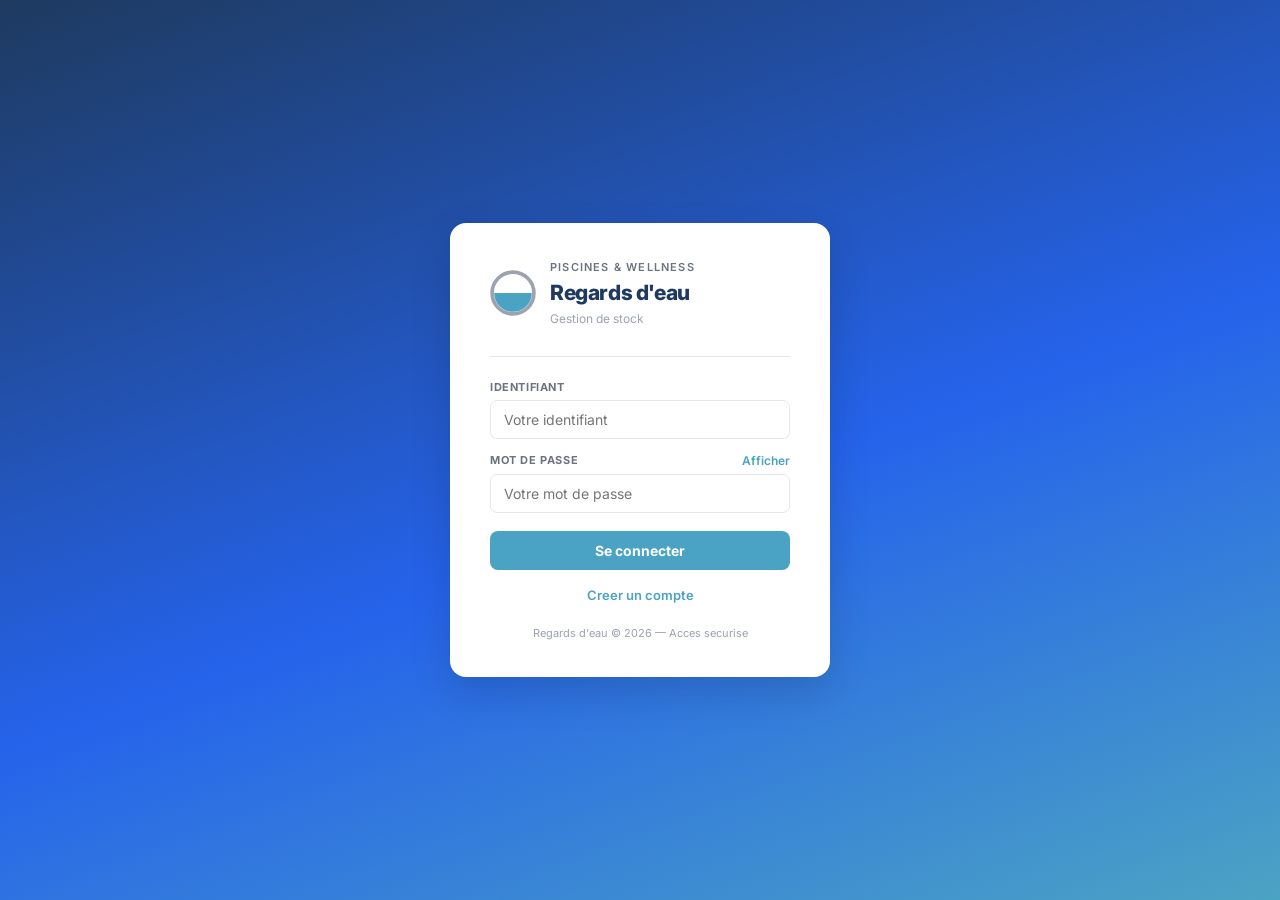
<file: stock rdo/index.html>
<!DOCTYPE html>
<html lang="fr">
<head>
<meta charset="UTF-8">
<meta name="viewport" content="width=device-width, initial-scale=1.0, maximum-scale=1.0">
<title>Regards d'eau — Gestion de stock</title>
<link rel="stylesheet" href="css/app.css">
</head>
<body>

<!-- ══════════════════════════════════════════════════════════
     LOGIN
     ══════════════════════════════════════════════════════════ -->
<div id="login-screen" style="display:none;position:fixed;inset:0;z-index:9999;align-items:center;justify-content:center;background:linear-gradient(160deg,#1E3A5F 0%,#2563EB 55%,#4BA3C3 100%)">
  <div style="background:#fff;border-radius:16px;box-shadow:0 16px 40px rgba(0,0,0,.14);padding:36px 40px;width:380px;max-width:95vw">

    <!-- Logo -->
    <div style="display:flex;align-items:center;gap:14px;margin-bottom:28px">
      <svg viewBox="0 0 44 44" xmlns="http://www.w3.org/2000/svg" style="width:46px;height:46px;flex-shrink:0">
        <circle cx="22" cy="22" r="20" fill="none" stroke="#9CA3AF" stroke-width="3.5"/>
        <clipPath id="lc"><rect x="2" y="22" width="40" height="20"/></clipPath>
        <circle cx="22" cy="22" r="18" fill="#4BA3C3" clip-path="url(#lc)"/>
      </svg>
      <div>
        <div style="font-size:11px;color:#6B7280;text-transform:uppercase;letter-spacing:1.2px;font-weight:600;margin-bottom:2px">Piscines &amp; Wellness</div>
        <div style="font-size:21px;font-weight:800;color:#1E3A5F;letter-spacing:-.4px">Regards d'eau</div>
        <div style="font-size:12px;color:#9CA3AF;margin-top:1px">Gestion de stock</div>
      </div>
    </div>

    <div style="height:1px;background:#E5E7EB;margin-bottom:22px"></div>

    <!-- Erreur -->
    <div id="login-error" style="display:none;background:#FEF2F2;color:#DC2626;border-left:3px solid #DC2626;padding:9px 12px;border-radius:6px;font-size:13px;margin-bottom:14px"></div>

    <!-- Champs -->
    <div style="margin-bottom:13px">
      <label style="display:block;font-size:11px;font-weight:700;color:#6B7280;text-transform:uppercase;letter-spacing:.6px;margin-bottom:5px">Identifiant</label>
      <input type="text" id="login-user" placeholder="Votre identifiant" autocomplete="username"
        style="width:100%;padding:10px 13px;border:1.5px solid #E5E7EB;border-radius:7px;font-size:14px;font-family:inherit;outline:none"
        onkeydown="if(event.key==='Enter')document.getElementById('login-pass').focus()">
    </div>
    <div style="margin-bottom:18px">
      <div style="display:flex;justify-content:space-between;align-items:center;margin-bottom:5px">
        <label style="font-size:11px;font-weight:700;color:#6B7280;text-transform:uppercase;letter-spacing:.6px">Mot de passe</label>
        <button type="button" onclick="togglePwd()" style="background:none;border:none;color:#4BA3C3;font-size:12px;font-weight:600;cursor:pointer;font-family:inherit;padding:0">
          Afficher
        </button>
      </div>
      <input type="password" id="login-pass" placeholder="Votre mot de passe" autocomplete="current-password"
        style="width:100%;padding:10px 13px;border:1.5px solid #E5E7EB;border-radius:7px;font-size:14px;font-family:inherit;outline:none"
        onkeydown="if(event.key==='Enter')doLogin()">
    </div>

    <!-- Bouton connexion -->
    <button onclick="doLogin()" style="width:100%;padding:11px;background:#4BA3C3;color:#fff;border:none;border-radius:8px;font-size:14px;font-weight:700;font-family:inherit;cursor:pointer;margin-bottom:14px">
      Se connecter
    </button>

    <!-- Créer un compte -->
    <div style="text-align:center;margin-bottom:8px">
      <button onclick="toggleRegister()" style="background:none;border:none;color:#4BA3C3;font-size:13px;font-weight:600;cursor:pointer;font-family:inherit">
        Creer un compte
      </button>
    </div>

    <!-- Formulaire création de compte -->
    <div id="register-form" style="display:none;border-top:1px solid #E5E7EB;padding-top:16px;margin-top:4px">
      <div style="font-size:13px;font-weight:700;margin-bottom:12px;color:#1E3A5F">Nouveau compte</div>
      <div style="margin-bottom:10px">
        <label style="display:block;font-size:11px;font-weight:700;color:#6B7280;text-transform:uppercase;letter-spacing:.5px;margin-bottom:4px">Nom complet</label>
        <input type="text" id="reg-full" placeholder="Prenom Nom" style="width:100%;padding:9px;border:1.5px solid #E5E7EB;border-radius:7px;font-size:13px;font-family:inherit;outline:none">
      </div>
      <div style="margin-bottom:10px">
        <label style="display:block;font-size:11px;font-weight:700;color:#6B7280;text-transform:uppercase;letter-spacing:.5px;margin-bottom:4px">Identifiant</label>
        <input type="text" id="reg-user" placeholder="Ex: thomas" style="width:100%;padding:9px;border:1.5px solid #E5E7EB;border-radius:7px;font-size:13px;font-family:inherit;outline:none">
      </div>
      <div style="margin-bottom:10px">
        <label style="display:block;font-size:11px;font-weight:700;color:#6B7280;text-transform:uppercase;letter-spacing:.5px;margin-bottom:4px">Mot de passe</label>
        <input type="password" id="reg-pass" placeholder="Min. 6 caracteres" style="width:100%;padding:9px;border:1.5px solid #E5E7EB;border-radius:7px;font-size:13px;font-family:inherit;outline:none">
      </div>
      <div style="margin-bottom:14px">
        <label style="display:block;font-size:11px;font-weight:700;color:#6B7280;text-transform:uppercase;letter-spacing:.5px;margin-bottom:4px">Role</label>
        <select id="reg-role" style="width:100%;padding:9px;border:1.5px solid #E5E7EB;border-radius:7px;font-size:13px;font-family:inherit;background:#fff;outline:none">
          <option value="admin">Administrateur</option>
          <option value="magasinier">Magasinier</option>
          <option value="technicien">Technicien</option>
        </select>
      </div>
      <button onclick="doRegister()" style="width:100%;padding:10px;background:#1E3A5F;color:#fff;border:none;border-radius:8px;font-size:13px;font-weight:700;font-family:inherit;cursor:pointer;margin-bottom:6px">
        Creer le compte
      </button>
      <div id="reg-error" style="color:#DC2626;font-size:12px;display:none;margin-top:6px"></div>
      <button onclick="toggleRegister()" style="background:none;border:none;color:#6B7280;font-size:12px;cursor:pointer;font-family:inherit;width:100%;margin-top:4px">
        Retour
      </button>
    </div>

    <div style="text-align:center;font-size:11px;color:#9CA3AF;margin-top:20px">Regards d'eau &copy; 2026 — Acces securise</div>
  </div>
</div>

<!-- ══════════════════════════════════════════════════════════
     APPLICATION
     ══════════════════════════════════════════════════════════ -->
<div id="app" style="display:none">

  <div class="sb-overlay" onclick="closeSb()"></div>

  <!-- SIDEBAR -->
  <aside id="sidebar">
    <div class="sb-logo">
      <svg viewBox="0 0 44 44" xmlns="http://www.w3.org/2000/svg">
        <circle cx="22" cy="22" r="20" fill="none" stroke="rgba(255,255,255,.3)" stroke-width="3.5"/>
        <clipPath id="sc"><rect x="2" y="22" width="40" height="20"/></clipPath>
        <circle cx="22" cy="22" r="18" fill="#4BA3C3" clip-path="url(#sc)"/>
      </svg>
      <div><div class="sb-logo-text">Regards d'eau</div><div class="sb-logo-sub">Gestion de stock</div></div>
    </div>
    <div class="sb-user" id="sb-user"></div>
    <nav id="sb-nav">
      <div class="nav-sec">Principal</div>
      <div class="ni active" id="nav-dash" onclick="showPage('dash')">
        <svg viewBox="0 0 24 24"><rect x="3" y="3" width="7" height="7" rx="1"/><rect x="14" y="3" width="7" height="7" rx="1"/><rect x="3" y="14" width="7" height="7" rx="1"/><rect x="14" y="14" width="7" height="7" rx="1"/></svg>
        <span>Tableau de bord</span>
      </div>
      <div class="ni" id="nav-prod" onclick="showPage('prod')">
        <svg viewBox="0 0 24 24"><path d="M21 16V8a2 2 0 00-1-1.73l-7-4a2 2 0 00-2 0l-7 4A2 2 0 003 8v8a2 2 0 001 1.73l7 4a2 2 0 002 0l7-4A2 2 0 0021 16z"/><polyline points="3.27 6.96 12 12.01 20.73 6.96"/><line x1="12" y1="22.08" x2="12" y2="12"/></svg>
        <span>Produits</span>
      </div>
      <div class="ni" id="nav-mvt" onclick="showPage('mvt')">
        <svg viewBox="0 0 24 24"><polyline points="17 1 21 5 17 9"/><path d="M3 11V9a4 4 0 014-4h14"/><polyline points="7 23 3 19 7 15"/><path d="M21 13v2a4 4 0 01-4 4H3"/></svg>
        <span>Mouvements</span>
      </div>
      <div class="nav-sec">Gestion</div>
      <div class="ni" id="nav-cats" onclick="showPage('cats')">
        <svg viewBox="0 0 24 24"><path d="M22 19a2 2 0 01-2 2H4a2 2 0 01-2-2V5a2 2 0 012-2h5l2 3h9a2 2 0 012 2z"/></svg>
        <span>Categories</span>
      </div>
      <div class="ni" id="nav-sups" onclick="showPage('sups')">
        <svg viewBox="0 0 24 24"><path d="M17 21v-2a4 4 0 00-4-4H5a4 4 0 00-4 4v2"/><circle cx="9" cy="7" r="4"/><path d="M23 21v-2a4 4 0 00-3-3.87"/><path d="M16 3.13a4 4 0 010 7.75"/></svg>
        <span>Fournisseurs</span>
      </div>
      <div class="nav-sec">Analyse</div>
      <div class="ni" id="nav-alr" onclick="showPage('alr')">
        <svg viewBox="0 0 24 24"><path d="M18 8A6 6 0 006 8c0 7-3 9-3 9h18s-3-2-3-9"/><path d="M13.73 21a2 2 0 01-3.46 0"/></svg>
        <span>Alertes</span>
        <span class="ni-badge" id="alrcnt" style="display:none">0</span>
      </div>
      <div class="ni" id="nav-stats" onclick="showPage('stats')">
        <svg viewBox="0 0 24 24"><line x1="18" y1="20" x2="18" y2="10"/><line x1="12" y1="20" x2="12" y2="4"/><line x1="6" y1="20" x2="6" y2="14"/></svg>
        <span>Statistiques</span>
      </div>
      <div class="ni" id="nav-hist" onclick="showPage('hist')">
        <svg viewBox="0 0 24 24"><circle cx="12" cy="12" r="10"/><polyline points="12 6 12 12 16 14"/></svg>
        <span>Historique</span>
      </div>
      <div class="nav-sec">Configuration</div>
      <div class="ni" id="nav-users" onclick="showPage('users')">
        <svg viewBox="0 0 24 24"><path d="M17 21v-2a4 4 0 00-4-4H5a4 4 0 00-4 4v2"/><circle cx="9" cy="7" r="4"/><line x1="19" y1="8" x2="19" y2="14"/><line x1="22" y1="11" x2="16" y2="11"/></svg>
        <span>Utilisateurs</span>
      </div>
      <div class="ni" id="nav-bak" onclick="showPage('bak')">
        <svg viewBox="0 0 24 24"><path d="M19 21H5a2 2 0 01-2-2V5a2 2 0 012-2h11l5 5v11a2 2 0 01-2 2z"/><polyline points="17 21 17 13 7 13 7 21"/><polyline points="7 3 7 8 15 8"/></svg>
        <span>Sauvegardes</span>
      </div>
    </nav>
    <div class="sb-bottom">
      <div class="ni logout" onclick="doLogout()">
        <svg viewBox="0 0 24 24"><path d="M9 21H5a2 2 0 01-2-2V5a2 2 0 012-2h4"/><polyline points="16 17 21 12 16 7"/><line x1="21" y1="12" x2="9" y2="12"/></svg>
        <span>Deconnexion</span>
      </div>
    </div>
  </aside>

  <!-- MAIN -->
  <div id="main">
    <header id="topbar">
      <button class="tb-btn" id="menu-btn" onclick="toggleSb()" style="display:none">
        <svg viewBox="0 0 24 24"><line x1="3" y1="6" x2="21" y2="6"/><line x1="3" y1="12" x2="21" y2="12"/><line x1="3" y1="18" x2="21" y2="18"/></svg>
      </button>
      <div id="ptitle">Tableau de bord</div>
      <div class="tb-search">
        <svg viewBox="0 0 24 24"><circle cx="11" cy="11" r="8"/><line x1="21" y1="21" x2="16.65" y2="16.65"/></svg>
        <input placeholder="Rechercher un produit..." id="gsearch" oninput="globalSearch(this.value)">
      </div>
      <div id="topbar-actions"></div>
      <span id="savest"></span>
      <button class="tb-btn" onclick="toggleDark()" title="Mode sombre">
        <svg viewBox="0 0 24 24"><path d="M21 12.79A9 9 0 1111.21 3 7 7 0 0021 12.79z"/></svg>
      </button>
    </header>

    <div id="content">

      <!-- ── DASHBOARD ── -->
      <div class="pg active" id="pg-dash">
        <div style="display:flex;justify-content:space-between;align-items:flex-start;margin-bottom:18px;flex-wrap:wrap;gap:10px">
          <div>
            <div style="font-size:20px;font-weight:800;letter-spacing:-.4px">Tableau de bord</div>
            <div style="font-size:13px;color:var(--mut);margin-top:3px" id="ddate"></div>
          </div>
        </div>
        <div id="bbanner"></div>
        <div class="metrics" id="metrics"></div>
        <div style="display:grid;grid-template-columns:1fr 1fr;gap:16px;margin-bottom:16px">
          <div class="card">
            <div class="card-hd"><div class="card-title"><svg viewBox="0 0 24 24"><path d="M18 8A6 6 0 006 8c0 7-3 9-3 9h18s-3-2-3-9"/></svg>A reapprovisionner</div></div>
            <div id="drestock"></div>
          </div>
          <div class="card">
            <div class="card-hd"><div class="card-title"><svg viewBox="0 0 24 24"><polyline points="17 1 21 5 17 9"/><path d="M3 11V9a4 4 0 014-4h14"/><polyline points="7 23 3 19 7 15"/><path d="M21 13v2a4 4 0 01-4 4H3"/></svg>Derniers mouvements</div></div>
            <div id="dmvt"></div>
          </div>
        </div>
        <div class="card">
          <div class="card-hd"><div class="card-title"><svg viewBox="0 0 24 24"><line x1="18" y1="20" x2="18" y2="10"/><line x1="12" y1="20" x2="12" y2="4"/><line x1="6" y1="20" x2="6" y2="14"/></svg>Stock par categorie</div></div>
          <div class="card-body" id="dash-cats"></div>
        </div>
      </div>

      <!-- ── PRODUITS ── -->
      <div class="pg" id="pg-prod">
        <div class="filters">
          <div class="search-f">
            <svg viewBox="0 0 24 24"><circle cx="11" cy="11" r="8"/><line x1="21" y1="21" x2="16.65" y2="16.65"/></svg>
            <input placeholder="Nom, SKU, fournisseur..." id="prod-srch" oninput="renderProd()">
          </div>
          <select id="prod-cat" onchange="renderProd()"><option value="">Toutes categories</option></select>
          <select id="prod-sup" onchange="renderProd()"><option value="">Tous fournisseurs</option></select>
          <select id="prod-status" onchange="renderProd()">
            <option value="">Tous statuts</option>
            <option value="ok">OK</option>
            <option value="low">Stock bas</option>
            <option value="out">Rupture</option>
          </select>
        </div>
        <div class="card">
          <div class="tw">
            <table>
              <thead><tr><th>SKU</th><th>Produit</th><th>Categorie</th><th>Fournisseur(s)</th><th>Stock</th><th>Seuil</th><th>Statut</th><th></th></tr></thead>
              <tbody id="prod-tbody"></tbody>
            </table>
          </div>
        </div>
      </div>

      <!-- ── MOUVEMENTS ── -->
      <div class="pg" id="pg-mvt">
        <div class="mvt-form">
          <div style="font-size:14px;font-weight:700;margin-bottom:14px">Enregistrer un mouvement</div>
          <div class="mvt-tabs">
            <button class="mvt-tab on" id="mvt-in"  onclick="setMvtType('in')">Entree</button>
            <button class="mvt-tab out" id="mvt-out" onclick="setMvtType('out')">Sortie</button>
            <button class="mvt-tab adj" id="mvt-adj" onclick="setMvtType('adj')">Ajustement</button>
          </div>
          <div class="fg3">
            <div class="fgr"><label>Produit *</label><select id="mvt-prod"><option value="">-- Choisir --</option></select></div>
            <div class="fgr"><label>Quantite *</label><input type="number" id="mvt-qty" min="0.01" step="0.01" placeholder="Ex: 5"></div>
            <div class="fgr"><label>Reference</label><input type="text" id="mvt-ref" placeholder="Ex: BL-2025-001"></div>
          </div>
          <div id="mvt-dest-field" style="display:none">
            <div class="fgr"><label>Destination (chantier / client)</label><input type="text" id="mvt-dest" placeholder="Ex: Chantier Dupont — Tournai"></div>
          </div>
          <div class="fgr"><label>Note</label><input type="text" id="mvt-note" placeholder="Observations..."></div>
          <button class="btn bp" onclick="saveMvt()">Enregistrer le mouvement</button>
        </div>
        <div class="card">
          <div class="card-hd"><div class="card-title">Historique recent (50 derniers)</div></div>
          <div class="tw">
            <table>
              <thead><tr><th>Date</th><th>Produit</th><th>Type</th><th>Qte</th><th>Stock apres</th><th>Destination</th><th>Reference</th><th>Note</th><th>Operateur</th></tr></thead>
              <tbody id="mvt-tbody"></tbody>
            </table>
          </div>
        </div>
      </div>

      <!-- ── CATEGORIES ── -->
      <div class="pg" id="pg-cats">
        <div id="cats-grid" style="display:grid;grid-template-columns:repeat(auto-fill,minmax(280px,1fr));gap:13px"></div>
      </div>

      <!-- ── FOURNISSEURS ── -->
      <div class="pg" id="pg-sups">
        <div class="sup-grid" id="sups-grid"></div>
        <div class="card">
          <div class="card-hd"><div class="card-title">Liste complete</div></div>
          <div class="tw">
            <table>
              <thead><tr><th>Nom</th><th>Contact</th><th>Telephone</th><th>Email</th><th>Notes</th><th></th></tr></thead>
              <tbody id="sups-tbody"></tbody>
            </table>
          </div>
        </div>
      </div>

      <!-- ── ALERTES ── -->
      <div class="pg" id="pg-alr">
        <div style="display:grid;grid-template-columns:1fr 1fr;gap:14px;margin-bottom:16px">
          <div class="card" style="padding:16px;text-align:center" id="alr-out-count"></div>
          <div class="card" style="padding:16px;text-align:center" id="alr-low-count"></div>
        </div>
        <div id="alr-list"></div>
      </div>

      <!-- ── STATISTIQUES ── -->
      <div class="pg" id="pg-stats">
        <div style="display:flex;gap:10px;align-items:center;flex-wrap:wrap;margin-bottom:16px">
          <select id="stats-period" onchange="renderStats()" style="padding:7px 11px;border:1px solid var(--bor);border-radius:var(--r);font-size:13px;background:var(--sur);color:var(--txt);font-family:inherit;outline:none">
            <option value="7d">7 derniers jours</option>
            <option value="30d" selected>30 derniers jours</option>
            <option value="90d">3 derniers mois</option>
            <option value="all">Depuis le debut</option>
          </select>
          <span id="stats-period-label" style="font-size:12px;color:var(--mut)"></span>
        </div>
        <div class="metrics" id="stats-kpis"></div>
        <div class="card" style="margin-top:16px">
          <div class="card-hd"><div class="card-title">Detail par categorie</div></div>
          <div class="tw">
            <table>
              <thead><tr><th>Categorie</th><th>Produits</th><th>Unites en stock</th><th>Sorties (periode)</th></tr></thead>
              <tbody id="stats-cat-table"></tbody>
            </table>
          </div>
        </div>
      </div>

      <!-- ── HISTORIQUE ── -->
      <div class="pg" id="pg-hist">
        <div class="filters">
          <div class="search-f">
            <svg viewBox="0 0 24 24"><circle cx="11" cy="11" r="8"/><line x1="21" y1="21" x2="16.65" y2="16.65"/></svg>
            <input placeholder="Produit, reference, destination..." id="hist-srch" oninput="renderHist()">
          </div>
          <select id="hist-type" onchange="renderHist()" style="padding:7px 11px;border:1px solid var(--bor);border-radius:var(--r);font-size:13px;background:var(--sur);color:var(--txt);font-family:inherit">
            <option value="">Tous types</option><option value="in">Entrees</option><option value="out">Sorties</option><option value="adj">Ajustements</option>
          </select>
          <input type="date" id="hist-from" onchange="renderHist()" style="padding:7px;border:1px solid var(--bor);border-radius:var(--r);font-size:13px;background:var(--sur);color:var(--txt)">
          <input type="date" id="hist-to"   onchange="renderHist()" style="padding:7px;border:1px solid var(--bor);border-radius:var(--r);font-size:13px;background:var(--sur);color:var(--txt)">
        </div>
        <div class="card">
          <div class="tw">
            <table>
              <thead><tr><th>Date / Heure</th><th>Produit</th><th>SKU</th><th>Type</th><th>Qte</th><th>Stock apres</th><th>Destination</th><th>Reference</th><th>Operateur</th></tr></thead>
              <tbody id="hist-tbody"></tbody>
            </table>
          </div>
        </div>
      </div>

      <!-- ── UTILISATEURS ── -->
      <div class="pg" id="pg-users">
        <div id="users-list"></div>
      </div>

      <!-- ── SAUVEGARDES ── -->
      <div class="pg" id="pg-bak">
        <div id="bbanner2"></div>
        <div class="bak-section">
          <h3>Sauvegarder les donnees</h3>
          <p>Exportez toutes vos donnees dans un fichier JSON. Conservez ce fichier en lieu sur pour pouvoir restaurer votre stock en cas de probleme.</p>
          <button class="btn bna" onclick="dlBackup()">
            <svg viewBox="0 0 24 24" style="width:13px;height:13px;stroke:currentColor;fill:none;stroke-width:2;stroke-linecap:round;stroke-linejoin:round"><path d="M21 15v4a2 2 0 01-2 2H5a2 2 0 01-2-2v-4"/><polyline points="7 10 12 15 17 10"/><line x1="12" y1="15" x2="12" y2="3"/></svg>
            Telecharger la sauvegarde
          </button>
        </div>
        <div class="bak-section">
          <h3>Restaurer une sauvegarde</h3>
          <p>Chargez un fichier JSON precedemment sauvegarde. Attention : vos donnees actuelles seront remplacees.</p>
          <label class="btn">
            <svg viewBox="0 0 24 24" style="width:13px;height:13px;stroke:currentColor;fill:none;stroke-width:2;stroke-linecap:round;stroke-linejoin:round"><path d="M21 15v4a2 2 0 01-2 2H5a2 2 0 01-2-2v-4"/><polyline points="17 8 12 3 7 8"/><line x1="12" y1="3" x2="12" y2="15"/></svg>
            Charger un fichier JSON
            <input type="file" accept=".json" style="display:none" onchange="restoreBackup(this)">
          </label>
        </div>
        <div class="bak-section">
          <h3>Historique des sauvegardes</h3>
          <div id="baklog"></div>
        </div>
      </div>

    </div><!-- /content -->
  </div><!-- /main -->
</div><!-- /app -->

<!-- ══════════════════════════════════════════════════════════
     MODALS
     ══════════════════════════════════════════════════════════ -->

<!-- Modal Produit -->
<div class="mo" id="mo-prod"><div class="mo-box">
  <div class="mo-hd"><div class="mo-title" id="mo-prod-title">Produit</div><button class="mo-x" onclick="closeMo('mo-prod')">&#x2715;</button></div>
  <div class="mo-body">
    <div class="fg2">
      <div class="fgr" style="grid-column:1/-1"><label>Nom du produit *</label><input type="text" id="fp-name" placeholder="Ex: Pompe Hayward 1.5cv"></div>
      <div class="fgr"><label>SKU / Reference *</label><input type="text" id="fp-sku" placeholder="Ex: PMP-001"></div>
      <div class="fgr"><label>Categorie</label><select id="fp-cat"></select></div>
      <div class="fgr"><label>Sous-categorie</label><input type="text" id="fp-sub" placeholder="Ex: Pompes"></div>
      <div class="fgr"><label>Quantite en stock</label><input type="number" id="fp-qty" min="0" step="1" placeholder="0"></div>
      <div class="fgr"><label>Seuil d'alerte</label><input type="number" id="fp-thr" min="0" step="1" placeholder="0"></div>
      <div class="fgr"><label>Emplacement</label><input type="text" id="fp-loc" placeholder="Ex: Zone A - Etagere 2"></div>
      <div class="fgr"><label>Statut</label>
        <select id="fp-stk"><option value="actif">Actif</option><option value="surcommande">Sur commande</option><option value="discontinue">Discontinue</option></select>
      </div>
      <div class="fgr" style="grid-column:1/-1"><label>Fournisseur(s)</label><div id="fp-sups"></div></div>
      <div class="fgr" style="grid-column:1/-1"><label>Notes</label><textarea id="fp-notes" placeholder="Informations complementaires..."></textarea></div>
    </div>
  </div>
  <div class="mo-ft">
    <button class="btn bds" id="fp-del" style="margin-right:auto;display:none" onclick="delProd()">Supprimer</button>
    <button class="btn" onclick="closeMo('mo-prod')">Annuler</button>
    <button class="btn bp" onclick="saveProd()">Enregistrer</button>
  </div>
</div></div>

<!-- Modal Categorie -->
<div class="mo" id="mo-cat"><div class="mo-box sm">
  <div class="mo-hd"><div class="mo-title" id="mo-cat-title">Categorie</div><button class="mo-x" onclick="closeMo('mo-cat')">&#x2715;</button></div>
  <div class="mo-body">
    <div class="fgr"><label>Nom *</label><input type="text" id="fc-name" placeholder="Ex: Equipements piscine"></div>
    <div class="fgr"><label>Couleur</label><input type="color" id="fc-color" value="#4BA3C3"></div>
    <div class="fgr"><label>Sous-categories (une par ligne)</label><textarea id="fc-subs" placeholder="Pompes&#10;Filtres&#10;Traitement eau"></textarea></div>
  </div>
  <div class="mo-ft">
    <button class="btn bds" id="fc-del" style="margin-right:auto;display:none" onclick="delCat()">Supprimer</button>
    <button class="btn" onclick="closeMo('mo-cat')">Annuler</button>
    <button class="btn bp" onclick="saveCat()">Enregistrer</button>
  </div>
</div></div>

<!-- Modal Fournisseur -->
<div class="mo" id="mo-sup"><div class="mo-box sm">
  <div class="mo-hd"><div class="mo-title" id="mo-sup-title">Fournisseur</div><button class="mo-x" onclick="closeMo('mo-sup')">&#x2715;</button></div>
  <div class="mo-body">
    <div class="fgr"><label>Nom *</label><input type="text" id="fs-name" placeholder="Ex: Hayward"></div>
    <div class="fgr"><label>Contact</label><input type="text" id="fs-contact" placeholder="Nom du contact"></div>
    <div class="fgr"><label>Telephone</label><input type="tel" id="fs-phone" placeholder="Ex: 04 12 34 56 78"></div>
    <div class="fgr"><label>Email</label><input type="email" id="fs-email" placeholder="contact@fournisseur.com"></div>
    <div class="fgr"><label>Site web</label><input type="text" id="fs-web" placeholder="www.exemple.com"></div>
    <div class="fgr"><label>Notes</label><textarea id="fs-notes" placeholder="Delai livraison, conditions..."></textarea></div>
  </div>
  <div class="mo-ft">
    <button class="btn bds" id="fs-del" style="margin-right:auto;display:none" onclick="delSup()">Supprimer</button>
    <button class="btn" onclick="closeMo('mo-sup')">Annuler</button>
    <button class="btn bp" onclick="saveSup()">Enregistrer</button>
  </div>
</div></div>

<!-- Modal Utilisateur -->
<div class="mo" id="mo-user"><div class="mo-box sm">
  <div class="mo-hd"><div class="mo-title" id="mo-user-title">Utilisateur</div><button class="mo-x" onclick="closeMo('mo-user')">&#x2715;</button></div>
  <div class="mo-body">
    <div class="fgr"><label>Nom complet *</label><input type="text" id="fu-full" placeholder="Prenom Nom"></div>
    <div class="fgr"><label>Identifiant *</label><input type="text" id="fu-name" placeholder="Ex: thomas"></div>
    <div class="fgr"><label>Mot de passe</label><input type="password" id="fu-pass" placeholder="Laisser vide = inchange"></div>
    <div class="fgr"><label>Role</label>
      <select id="fu-role"><option value="admin">Administrateur</option><option value="magasinier">Magasinier</option><option value="technicien">Technicien</option></select>
    </div>
  </div>
  <div class="mo-ft">
    <button class="btn bds" id="fu-del" style="margin-right:auto;display:none" onclick="delUser()">Supprimer</button>
    <button class="btn" onclick="closeMo('mo-user')">Annuler</button>
    <button class="btn bp" onclick="saveUser()">Enregistrer</button>
  </div>
</div></div>

<!-- Modal Import CSV -->
<div class="mo" id="mo-import"><div class="mo-box sm">
  <div class="mo-hd"><div class="mo-title">Importer un CSV</div><button class="mo-x" onclick="closeMo('mo-import')">&#x2715;</button></div>
  <div class="mo-body">
    <p style="font-size:13px;color:var(--mut);margin-bottom:14px;line-height:1.6">Le fichier CSV doit avoir les colonnes : <strong>SKU ; Nom ; Categorie ; Sous-categorie ; Stock ; Seuil ; Fournisseur ; Statut</strong><br>Separateur : point-virgule ( ; )</p>
    <label class="btn bp" style="width:100%;justify-content:center">
      Choisir un fichier CSV
      <input type="file" accept=".csv" style="display:none" onchange="doImportCSV(this)">
    </label>
  </div>
</div></div>

<!-- Toast -->
<div class="toast" id="toast"></div>

<!-- ══════════════════════════════════════════════════════════
     SCRIPTS (ordre important)
     ══════════════════════════════════════════════════════════ -->
<script src="js/config.js"></script>
<script src="js/data.js"></script>
<script src="js/auth.js"></script>
<script src="js/ui.js"></script>
<script src="js/products.js"></script>
<script src="js/movements.js"></script>
<script src="js/pages.js"></script>
<script src="js/app.js"></script>

</body>
</html>
</file>
<file: stock rdo/css/app.css>
/* ============================================================
   Regards d'eau — Gestion de stock
   app.css — Styles globaux
   ============================================================ */

@import url('https://fonts.googleapis.com/css2?family=Inter:wght@400;500;600;700;800&display=swap');

/* ── RESET & VARIABLES ─────────────────────────────────── */
*, *::before, *::after { box-sizing: border-box; margin: 0; padding: 0; }

:root {
  /* Couleurs principales */
  --navy:   #1E3A5F;
  --bl:     #4BA3C3;
  --bll:    #EBF5FB;
  --bld:    #3a8fab;

  /* Surfaces */
  --bg:     #F0F4F8;
  --sur:    #ffffff;
  --sur2:   #F8FAFC;
  --bor:    #E2E8F0;
  --bor2:   #CBD5E1;

  /* Texte */
  --txt:    #0F172A;
  --mut:    #64748B;
  --hint:   #94A3B8;

  /* Statuts */
  --gr:     #059669;
  --grl:    #ECFDF5;
  --am:     #D97706;
  --aml:    #FFFBEB;
  --re:     #DC2626;
  --rel:    #FEF2F2;
  --rem:    #FCA5A5;

  /* Formes */
  --r:      8px;
  --rl:     12px;
  --rx:     16px;

  /* Ombres */
  --sh:     0 1px 3px rgba(0,0,0,.07), 0 1px 2px rgba(0,0,0,.04);
  --shm:    0 4px 16px rgba(0,0,0,.10);
  --shl:    0 16px 40px rgba(0,0,0,.14);

  --trans:  all .15s ease;
  --sidebar-w: 240px;
}

/* Mode sombre */
body.dark {
  --bg:     #0F172A;
  --sur:    #1E293B;
  --sur2:   #243148;
  --bor:    #334155;
  --bor2:   #475569;
  --txt:    #F1F5F9;
  --mut:    #94A3B8;
  --hint:   #64748B;
  --bll:    #1a2e40;
  --grl:    #0d2218;
  --aml:    #2a1e00;
  --rel:    #2a0d0d;
}

body {
  font-family: 'Inter', system-ui, -apple-system, sans-serif;
  background: var(--bg);
  color: var(--txt);
  font-size: 14px;
  line-height: 1.5;
}

svg { display: block; }

/* ── LAYOUT ────────────────────────────────────────────── */
#app { display: flex; min-height: 100vh; }

/* Sidebar */
#sidebar {
  width: var(--sidebar-w);
  background: var(--navy);
  display: flex;
  flex-direction: column;
  position: fixed;
  top: 0; left: 0; bottom: 0;
  z-index: 100;
  overflow-y: auto;
  transition: transform .25s ease;
}

.sb-logo {
  padding: 18px 14px 14px;
  display: flex;
  align-items: center;
  gap: 11px;
  border-bottom: 1px solid rgba(255,255,255,.08);
}
.sb-logo svg { width: 38px; height: 38px; flex-shrink: 0; }
.sb-logo-text { font-size: 15px; font-weight: 800; color: #fff; letter-spacing: -.3px; line-height: 1.2; }
.sb-logo-sub  { font-size: 10px; color: rgba(255,255,255,.35); text-transform: uppercase; letter-spacing: 1px; }

.sb-user {
  padding: 11px 14px;
  display: flex;
  align-items: center;
  gap: 9px;
  border-bottom: 1px solid rgba(255,255,255,.08);
}
.sb-av {
  width: 32px; height: 32px;
  border-radius: 50%;
  display: flex; align-items: center; justify-content: center;
  font-size: 12px; font-weight: 700; color: #fff;
  flex-shrink: 0;
  background: var(--bl);
}
.sb-uname { font-size: 13px; font-weight: 600; color: #fff; }
.sb-urole { font-size: 10px; color: rgba(255,255,255,.4); }

#sb-nav { flex: 1; padding: 8px 0; }

.nav-sec {
  padding: 14px 14px 4px;
  font-size: 10px; font-weight: 700;
  text-transform: uppercase; letter-spacing: 1.2px;
  color: rgba(255,255,255,.2);
}

.ni {
  display: flex; align-items: center; gap: 9px;
  padding: 8px 10px;
  margin: 1px 8px;
  border-radius: 7px;
  font-size: 13px; font-weight: 500;
  color: rgba(255,255,255,.6);
  cursor: pointer;
  transition: var(--trans);
  position: relative;
}
.ni:hover  { background: rgba(255,255,255,.08); color: rgba(255,255,255,.9); }
.ni.active { background: var(--bl); color: #fff; font-weight: 600; }
.ni svg {
  width: 16px; height: 16px;
  stroke: currentColor; fill: none;
  stroke-width: 1.75; stroke-linecap: round; stroke-linejoin: round;
  flex-shrink: 0;
}
.ni-badge {
  margin-left: auto;
  background: var(--re); color: #fff;
  font-size: 10px; font-weight: 700;
  padding: 1px 6px; border-radius: 10px;
  min-width: 18px; text-align: center;
}

.sb-bottom {
  padding: 8px 0 10px;
  border-top: 1px solid rgba(255,255,255,.08);
}
.ni.logout { color: rgba(255,255,255,.35); }
.ni.logout:hover { background: rgba(220,38,38,.15); color: #FCA5A5; }

/* Main */
#main {
  flex: 1;
  margin-left: var(--sidebar-w);
  display: flex;
  flex-direction: column;
  min-height: 100vh;
}

/* Topbar */
#topbar {
  height: 54px;
  background: var(--sur);
  border-bottom: 1px solid var(--bor);
  display: flex; align-items: center;
  padding: 0 20px; gap: 10px;
  position: sticky; top: 0; z-index: 50;
  box-shadow: var(--sh);
}
#ptitle { font-size: 16px; font-weight: 700; flex: 1; letter-spacing: -.2px; }

.tb-search {
  display: flex; align-items: center; gap: 7px;
  background: var(--sur2);
  border: 1px solid var(--bor);
  border-radius: 7px;
  padding: 6px 11px;
  width: 230px;
  transition: var(--trans);
}
.tb-search:focus-within { border-color: var(--bl); box-shadow: 0 0 0 3px rgba(75,163,195,.1); }
.tb-search svg { width: 14px; height: 14px; stroke: var(--hint); fill: none; stroke-width: 2; stroke-linecap: round; stroke-linejoin: round; flex-shrink: 0; }
.tb-search input { border: none; background: transparent; font-size: 13px; color: var(--txt); outline: none; width: 100%; font-family: inherit; }
.tb-search input::placeholder { color: var(--hint); }

.tb-btn {
  width: 34px; height: 34px;
  border: 1px solid var(--bor); border-radius: 7px;
  background: var(--sur); cursor: pointer;
  display: flex; align-items: center; justify-content: center;
  color: var(--mut); transition: var(--trans);
}
.tb-btn:hover { border-color: var(--bl); color: var(--bl); }
.tb-btn svg { width: 15px; height: 15px; stroke: currentColor; fill: none; stroke-width: 1.75; stroke-linecap: round; stroke-linejoin: round; }

#topbar-actions { display: flex; gap: 7px; align-items: center; }
#savest { font-size: 11px; color: var(--hint); }

/* Content */
#content { flex: 1; padding: 22px 24px; }
.pg { display: none; }
.pg.active { display: block; }

/* ── BOUTONS ────────────────────────────────────────────── */
.btn {
  display: inline-flex; align-items: center; gap: 5px;
  padding: 7px 13px;
  border-radius: var(--r);
  font-size: 13px; font-weight: 600;
  cursor: pointer;
  border: 1px solid var(--bor);
  background: var(--sur); color: var(--txt);
  font-family: inherit;
  transition: var(--trans);
  white-space: nowrap; line-height: 1.4;
  text-decoration: none;
}
.btn svg { width: 13px; height: 13px; stroke: currentColor; fill: none; stroke-width: 2; stroke-linecap: round; stroke-linejoin: round; flex-shrink: 0; }
.btn:hover { border-color: var(--bor2); background: var(--sur2); }

.btn.bp  { background: var(--bl);   color: #fff; border-color: var(--bl);   } .btn.bp:hover  { background: var(--bld); border-color: var(--bld); }
.btn.bna { background: var(--navy); color: #fff; border-color: var(--navy); } .btn.bna:hover { filter: brightness(1.1); }
.btn.bds { background: var(--rel);  color: var(--re); border-color: var(--rem); } .btn.bds:hover { background: var(--rem); }
.btn.bs  { background: var(--gr);   color: #fff; border-color: var(--gr);   } .btn.bs:hover  { filter: brightness(.9); }

.btn.sm  { padding: 5px 10px; font-size: 12px; }
.btn.sm svg { width: 12px; height: 12px; }
.btn.ic  { padding: 6px; width: 30px; height: 30px; justify-content: center; }

/* ── CARDS ──────────────────────────────────────────────── */
.card {
  background: var(--sur);
  border: 1px solid var(--bor);
  border-radius: var(--rl);
  box-shadow: var(--sh);
  overflow: hidden;
}
.card-hd {
  padding: 13px 17px;
  border-bottom: 1px solid var(--bor);
  display: flex; align-items: center; justify-content: space-between;
}
.card-title {
  font-size: 13px; font-weight: 700;
  display: flex; align-items: center; gap: 7px;
}
.card-title svg { width: 14px; height: 14px; stroke: var(--bl); fill: none; stroke-width: 2; stroke-linecap: round; stroke-linejoin: round; }
.card-body { padding: 16px; }

/* KPI metrics */
.metrics {
  display: grid;
  grid-template-columns: repeat(auto-fill, minmax(170px, 1fr));
  gap: 13px;
  margin-bottom: 22px;
}
.mc {
  background: var(--sur);
  border: 1px solid var(--bor);
  border-radius: var(--rl);
  padding: 15px 17px;
  box-shadow: var(--sh);
  position: relative;
  overflow: hidden;
}
.mc::before {
  content: '';
  position: absolute; top: 0; left: 0; right: 0; height: 3px;
  background: var(--bl);
  border-radius: var(--rl) var(--rl) 0 0;
}
.mc.gr::before { background: var(--gr); }
.mc.am::before { background: var(--am); }
.mc.re::before { background: var(--re); }
.mc-label { font-size: 11px; font-weight: 600; color: var(--mut); text-transform: uppercase; letter-spacing: .6px; margin-bottom: 7px; }
.mc-val   { font-size: 28px; font-weight: 800; letter-spacing: -.5px; line-height: 1; }
.mc-sub   { font-size: 11px; color: var(--hint); margin-top: 5px; }

/* ── FORMULAIRES ────────────────────────────────────────── */
.fgr { display: flex; flex-direction: column; gap: 4px; margin-bottom: 13px; }
.fgr:last-child { margin-bottom: 0; }
.fgr label { font-size: 11px; font-weight: 700; color: var(--mut); text-transform: uppercase; letter-spacing: .5px; }
.fgr input,
.fgr select,
.fgr textarea {
  padding: 8px 11px;
  border: 1.5px solid var(--bor);
  border-radius: var(--r);
  font-size: 13px; font-family: inherit;
  background: var(--sur); color: var(--txt);
  outline: none; transition: var(--trans);
}
.fgr input:focus,
.fgr select:focus,
.fgr textarea:focus { border-color: var(--bl); box-shadow: 0 0 0 3px rgba(75,163,195,.1); }
.fgr textarea { resize: vertical; min-height: 72px; }
.fg2 { display: grid; grid-template-columns: 1fr 1fr; gap: 12px; }
.fg3 { display: grid; grid-template-columns: 1fr 1fr 1fr; gap: 12px; }

/* ── TABLEAUX ───────────────────────────────────────────── */
.tw { overflow-x: auto; }
table { width: 100%; border-collapse: collapse; font-size: 13px; }
thead th {
  text-align: left; padding: 9px 13px;
  font-size: 11px; font-weight: 700;
  text-transform: uppercase; letter-spacing: .5px;
  color: var(--mut); background: var(--sur2);
  border-bottom: 1px solid var(--bor);
  white-space: nowrap;
}
tbody td { padding: 11px 13px; border-bottom: 1px solid var(--bor); vertical-align: middle; }
tbody tr:last-child td { border-bottom: none; }
tbody tr:hover td { background: var(--sur2); }
.acts { display: flex; gap: 4px; }

/* ── BADGES ─────────────────────────────────────────────── */
.badge {
  display: inline-flex; align-items: center;
  padding: 2px 9px; border-radius: 20px;
  font-size: 11px; font-weight: 600; white-space: nowrap;
}
.bok  { background: var(--grl); color: var(--gr); }
.blow { background: var(--aml); color: var(--am); }
.bout { background: var(--rel); color: var(--re); }
.sku  {
  font-family: 'SF Mono', 'Fira Code', monospace;
  font-size: 12px; color: var(--mut);
  background: var(--sur2); padding: 2px 6px; border-radius: 4px;
}

/* ── MODALS ─────────────────────────────────────────────── */
.mo {
  display: none; position: fixed; inset: 0;
  background: rgba(15,23,42,.55);
  z-index: 500;
  align-items: center; justify-content: center;
  padding: 20px;
  backdrop-filter: blur(3px);
}
.mo.open { display: flex; }
.mo-box {
  background: var(--sur);
  border-radius: var(--rx);
  box-shadow: var(--shl);
  width: 100%; max-width: 560px;
  max-height: 90vh; overflow-y: auto;
  animation: slideUp .2s ease;
}
.mo-box.sm { max-width: 400px; }
.mo-box.lg { max-width: 780px; }
@keyframes slideUp { from { opacity:0; transform: translateY(14px); } to { opacity:1; transform: translateY(0); } }
.mo-hd {
  padding: 18px 22px 14px;
  border-bottom: 1px solid var(--bor);
  display: flex; align-items: center; justify-content: space-between;
  position: sticky; top: 0; background: var(--sur); z-index: 1;
}
.mo-title { font-size: 16px; font-weight: 700; letter-spacing: -.2px; }
.mo-x {
  width: 28px; height: 28px; border-radius: 50%;
  border: 1px solid var(--bor); background: transparent;
  cursor: pointer; display: flex; align-items: center; justify-content: center;
  color: var(--mut); font-size: 17px; font-family: inherit;
  transition: var(--trans); line-height: 1;
}
.mo-x:hover { background: var(--rel); color: var(--re); border-color: transparent; }
.mo-body { padding: 20px 22px; }
.mo-ft {
  padding: 13px 22px;
  border-top: 1px solid var(--bor);
  display: flex; justify-content: flex-end; gap: 8px;
}

/* ── TOAST ──────────────────────────────────────────────── */
.toast {
  position: fixed; bottom: 20px; right: 20px;
  background: var(--navy); color: #fff;
  padding: 11px 16px;
  border-radius: var(--r);
  font-size: 13px; font-weight: 500;
  box-shadow: var(--shm);
  z-index: 9999;
  display: none; max-width: 300px;
  animation: slideUp .2s ease;
}
.toast.show { display: flex; align-items: center; gap: 8px; }
.toast.ok  { background: var(--gr); }
.toast.er  { background: var(--re); }
.toast.wa  { background: var(--am); }
.toast.inf { background: var(--bl); }

/* ── EMPTY STATE ────────────────────────────────────────── */
.es { text-align: center; padding: 52px 20px; color: var(--hint); }
.es svg { width: 44px; height: 44px; stroke: var(--hint); fill: none; stroke-width: 1.5; stroke-linecap: round; stroke-linejoin: round; display: block; margin: 0 auto 14px; }
.es p { font-size: 14px; color: var(--mut); margin-bottom: 14px; }

/* ── FILTRES ────────────────────────────────────────────── */
.filters { display: flex; gap: 8px; flex-wrap: wrap; align-items: center; margin-bottom: 14px; }
.filters input,
.filters select {
  padding: 7px 11px;
  border: 1px solid var(--bor); border-radius: var(--r);
  font-size: 13px; background: var(--sur); color: var(--txt);
  outline: none; font-family: inherit;
}
.filters input:focus,
.filters select:focus { border-color: var(--bl); }
.search-f { position: relative; flex: 1; min-width: 180px; }
.search-f svg { position: absolute; left: 10px; top: 50%; transform: translateY(-50%); width: 13px; height: 13px; stroke: var(--hint); fill: none; stroke-width: 2; stroke-linecap: round; stroke-linejoin: round; pointer-events: none; }
.search-f input { width: 100%; padding-left: 30px; }

/* ── MOUVEMENTS ─────────────────────────────────────────── */
.mvt-form { background: var(--sur2); border: 1px solid var(--bor); border-radius: var(--rl); padding: 18px; margin-bottom: 18px; }
.mvt-tabs { display: flex; gap: 7px; margin-bottom: 16px; }
.mvt-tab {
  padding: 7px 16px; border-radius: 20px;
  cursor: pointer; font-size: 13px; font-weight: 600;
  border: 1.5px solid var(--bor); background: var(--sur); color: var(--mut);
  transition: var(--trans); font-family: inherit;
}
.mvt-tab.on      { background: var(--bl);  color: #fff; border-color: var(--bl);  }
.mvt-tab.out.on  { background: var(--re);  color: #fff; border-color: var(--re);  }
.mvt-tab.adj.on  { background: var(--am);  color: #fff; border-color: var(--am);  }

/* ── ALERTES ────────────────────────────────────────────── */
.alr-item { background: var(--sur); border: 1px solid var(--bor); border-radius: var(--rl); padding: 13px 15px; display: flex; align-items: center; gap: 13px; margin-bottom: 8px; box-shadow: var(--sh); }
.alr-icon { width: 36px; height: 36px; border-radius: 9px; display: flex; align-items: center; justify-content: center; flex-shrink: 0; }
.alr-icon svg { width: 17px; height: 17px; stroke: currentColor; fill: none; stroke-width: 2; stroke-linecap: round; stroke-linejoin: round; }
.alr-out .alr-icon { background: var(--rel); color: var(--re); }
.alr-low .alr-icon { background: var(--aml); color: var(--am); }

/* ── FOURNISSEURS ───────────────────────────────────────── */
.sup-grid { display: grid; grid-template-columns: repeat(auto-fill, minmax(260px, 1fr)); gap: 13px; margin-bottom: 16px; }
.sup-card { background: var(--sur); border: 1px solid var(--bor); border-radius: var(--rl); padding: 15px; box-shadow: var(--sh); }

/* ── BACKUP ─────────────────────────────────────────────── */
.bak-section { background: var(--sur); border: 1px solid var(--bor); border-radius: var(--rl); padding: 18px; margin-bottom: 14px; box-shadow: var(--sh); }
.bak-section h3 { font-size: 14px; font-weight: 700; margin-bottom: 6px; }
.bak-section p  { font-size: 13px; color: var(--mut); margin-bottom: 14px; line-height: 1.6; }

/* ── SAUVEGARDE BANNER ──────────────────────────────────── */
.save-banner { background: var(--aml); border: 1px solid var(--am); border-radius: var(--r); padding: 10px 14px; display: flex; align-items: center; justify-content: space-between; gap: 10px; margin-bottom: 14px; font-size: 13px; }
.save-banner svg { width: 15px; height: 15px; stroke: var(--am); fill: none; stroke-width: 2; stroke-linecap: round; stroke-linejoin: round; flex-shrink: 0; }

/* ── DARK MODE INPUTS ───────────────────────────────────── */
body.dark .fgr input,
body.dark .fgr select,
body.dark .fgr textarea,
body.dark .filters input,
body.dark .filters select { background: var(--sur2); color: var(--txt); border-color: var(--bor); }
body.dark .mo-box,
body.dark .mo-hd { background: var(--sur); }

/* ── RESPONSIVE ─────────────────────────────────────────── */
@media (max-width: 768px) {
  #sidebar { transform: translateX(-100%); }
  .sidebar-open #sidebar { transform: translateX(0); }
  #main { margin-left: 0; }
  #content { padding: 14px 14px 80px; }
  #topbar { padding: 0 13px; }
  .tb-search { display: none; }
  .fg2, .fg3 { grid-template-columns: 1fr; }
  .metrics { grid-template-columns: 1fr 1fr; }
}

.sb-overlay {
  display: none; position: fixed; inset: 0;
  background: rgba(15,23,42,.5); z-index: 99;
  backdrop-filter: blur(2px);
}
.sidebar-open .sb-overlay { display: block; }
</file>
